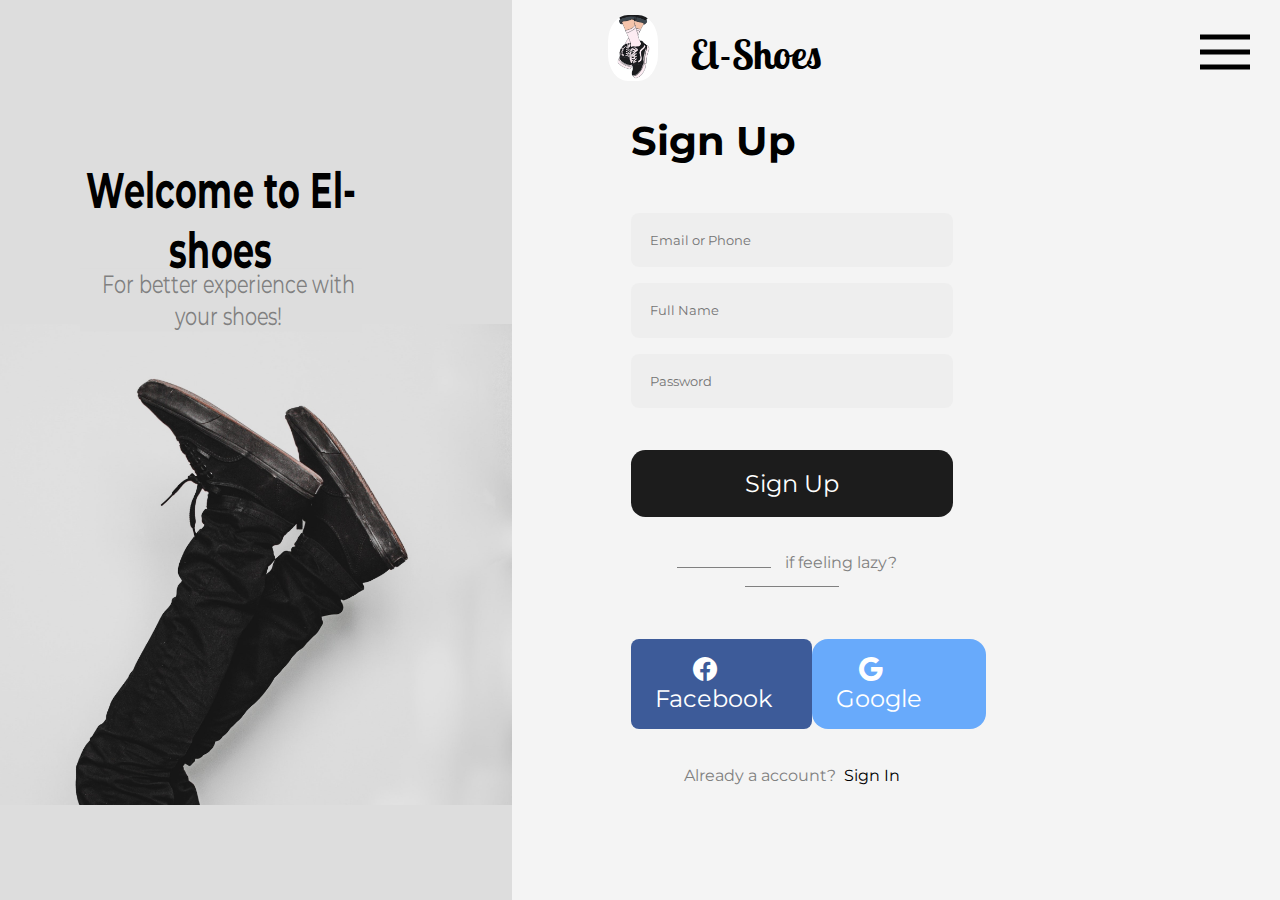
<file: index.html>
<!DOCTYPE html>
<html lang="en">
<head>
    <meta charset="UTF-8">
    <meta name="viewport" content="width=device-width, initial-scale=1.0">
    <title>Sign-UpLogin-Web-Design?tracking_source=search_projects|login+signup</title>
    <link rel="stylesheet" href="style/style.css">
    <link rel="stylesheet" href="https://cdn.jsdelivr.net/npm/bootstrap-icons@1.10.5/font/bootstrap-icons.css">


</head>
<body>

    <!-- HEADER -->
    <header>
        <div class="parte-izquierda">

        </div>
        <div class="parte-derecha">

            <nav class="menu">
            
                <div class="elemento-izquierda">
            
                    <img src="img/logo-vans21-removebg-preview editado.png" alt="logo">              
                    
                    <h1>El-Shoes</h1>
                    
                </div>
                 
            </nav>

        </div>

        <div class="parte-derecha-extrema">
            <img src="img/icons8-menú.svg" alt="">
        </div>

    </header>

    <!--  -->

    <main>

        <!-- Parte-derecha-main -->
        <div class="main-izquierda">
            <div class="texto-izquierda-main">
                <div class="texto-titulo">
                    <h2>Welcome to El-shoes</h2>
                </div>
                <div class="texto-p">
                    <p>For better experience with your shoes!</p>
                </div>
                
                
            </div>

            <div class="imagen">
                <img src="img/klim-musalimov-sKlMXRWQWHk-unsplash edited.jpg" alt="">

            </div>
           
        </div>

        <!-- Parte-derecha-main -->
        <div class="main-derecha">
            
            <div class="contenedor-derecha">
        
                    <h1>Sign Up</h1>
                <div class="formulario">
                    <form action="">
                        <input type="text" placeholder="Email or Phone">
                        <input type="text" placeholder="Full Name">
                        <input type="password" placeholder="Password">
                        <input class="boton" type="submit" value="Sign Up">
                    </form>
                </div>
                
                    <div class="line-container">
                        <div class="line"></div>
                        <div class="line-text">if feeling lazy?</div>
                        <div class="line"></div>
                    </div>

                    <div class="botones">
                        <button class="boton1"> <i class="bi bi-facebook boto1"></i>Facebook</button>
                        <button class="boton2"> <i class="bi bi-google boto2"></i> Google</button>
                    </div>

                    <div class="formulario-footer">
                        <p class="gris">Already a account?</p> 
                        <a href="sing in.html"><p class="negro">Sign In</p></a>  
                    </div>

 
            </div>
        </div>


    </main>









</body>
</html>
</file>
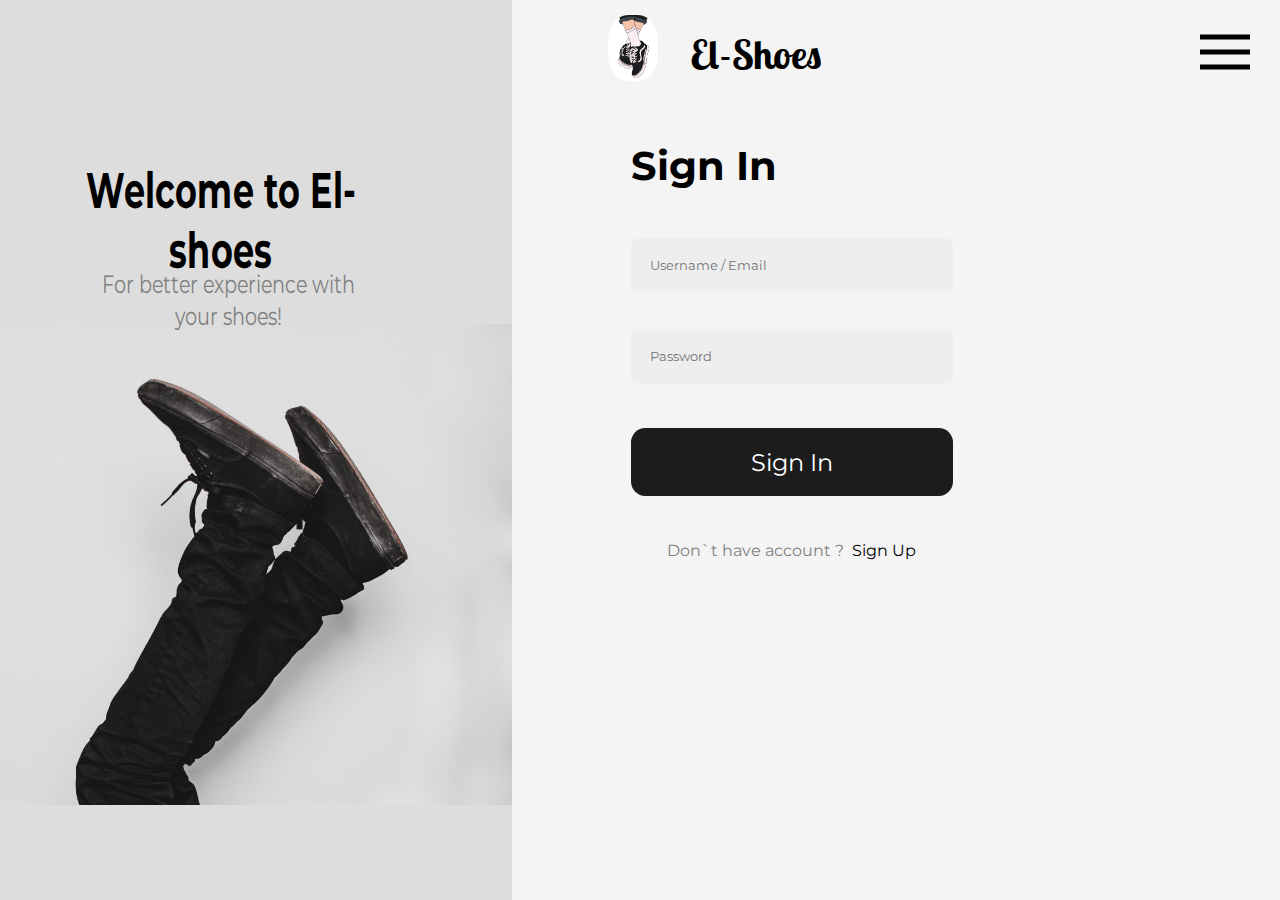
<file: sing in.html>
<!DOCTYPE html>
<html lang="en">
<head>
    <meta charset="UTF-8">
    <meta name="viewport" content="width=device-width, initial-scale=1.0">
    <title>Document</title>
    
    <link rel="stylesheet" href="style/sign in.css">
    <link rel="stylesheet" href="https://cdn.jsdelivr.net/npm/bootstrap-icons@1.10.5/font/bootstrap-icons.css">
</head>
<body>

    <!-- HEADER -->
    <header>
        <div class="parte-izquierda">

        </div>
        <div class="parte-derecha">

            <nav class="menu">
            
                <div class="elemento-izquierda">
            
                    <img src="img/logo-vans21-removebg-preview editado.png" alt="logo">              
                    
                    <h1>El-Shoes</h1>
                    
                </div>
                 
            </nav>

        </div>

        <div class="parte-derecha-extrema">
            <img src="img/icons8-menú.svg" alt="">
        </div>

    </header>

    <!--  -->

    <main>

        <!-- Parte-derecha-main -->
        <div class="main-izquierda">
            <div class="texto-izquierda-main">
                <div class="texto-titulo">
                    <h2>Welcome to El-shoes</h2>
                </div>
                <div class="texto-p">
                    <p>For better experience with your shoes!</p>
                </div>
                
                
            </div>

            <div class="imagen">
                <img src="img/klim-musalimov-sKlMXRWQWHk-unsplash edited.jpg" alt="">

            </div>
           
        </div>

        <!-- Parte-derecha-main -->
        <div class="main-derecha">
            
            <div class="contenedor-derecha">
        
                    <h1>Sign In</h1>
                <div class="formulario">
                    
                    <form action="">
                        
                        <input type="text" placeholder="Username / Email">
                        <input type="password" placeholder="Password">
                        <input class="boton" type="submit" value="Sign In">
                    </form>
                </div>

                
                <div class="formulario-footer">
                    <p class="gris">Don`t have account ? </p> 
                 <a href="index.html"><p class="negro">Sign Up</p></a>
                </div>
                
     

            </div>
        </div>


    </main>









</body>
</html>
</file>
<file: style/style.css>
@import url('https://fonts.googleapis.com/css2?family=Montserrat:wght@500&display=swap');
@import url('https://fonts.googleapis.com/css2?family=Lobster+Two&display=swap');

*{
    margin: 0;
    padding: 0;
    font-family: 'Montserrat', sans-serif;
}

img{
    width: 300px;
    height: 400px;
}
body{
    background: linear-gradient(to right, rgb(221, 221, 221)  40%,rgb(244, 244, 244) 40%);
}

/*Header*/



header{
    background: linear-gradient(to right, rgb(221, 221, 221)  40%,rgb(244, 244, 244) 40%);
    display: flex;
    justify-content: space-between;
    align-items: center;

    

    height: 12vh;
}

.parte-izquierda{
    flex-basis: 40%;
    
}

.parte-derecha{
    flex-basis: 50%;
    
}

.parte-derecha-extrema{
    flex-basis: 10%;
    background-color: rgb(244, 244, 244);
}

.menu{
    background-color: rgb(244, 244, 244);
}

.menu .elemento-izquierda img{
    margin-left: 6rem;
    border-radius: 40%;
    background-color: rgb(255, 255, 255);
    margin-top: 20px;
    border: 0px solid white;
    line-height: 100px;
}

.menu .elemento-izquierda img{
    width: 50px;
    height: auto;
    margin-bottom: 2rem;
}

.menu .elemento-izquierda h1{
    margin-left: 2rem;
    font-size: 2.5em;
    
    font-family: 'Lobster Two', cursive;
    
}

.elemento-izquierda{
    display: flex;
    align-items: center;
}

.parte-derecha-extrema img{
    margin-left: 3rem;
    font-size: 75px;
    width: 50px;
    height: auto;
}

/*Header Finalizado*/


/*Main*/

main{
    display: flex;
    
}

.main-derecha{
    flex-basis: 60%;
    background-color: rgb(244, 244, 244);
    display: flex;
    justify-content: center;
    align-items: center;
}

/*Izquierda main*/
.main-izquierda{
    display: flex;
    flex-basis: 40%;
    max-width: 40%;
    
    overflow: hidden;
    flex-direction: column;
    background-color: rgb(221, 221, 221);

    
}


.main-izquierda .texto-izquierda-main{
    background-color:  rgb(221, 221, 221);
    max-width: 55%;
    margin: 0;
    text-align: center;
    margin-left: 5rem;
    margin-top: 4.5rem;
    
}
.main-izquierda .texto-izquierda-main .texto-titulo{
    background-color: rgb(221, 221, 221);
    font-size: 1.4em;
    line-height: 2.5rem;
    transform: scaleY(1.5);
    
}

.main-izquierda .texto-izquierda-main .texto-p{
    margin-top: 0.5rem;
    background-color: rgb(221, 221, 221);
    font-size: 1em;
    color: gray;
    font-size: 1.2rem;
    padding-left: 1rem;
    transform: scaleY(1.3);
    margin-top: 1rem;
}

.main-izquierda img{
    width: 100%;
    height: auto;
}

/*Derecha main*/

.contenedor-derecha{
    background-color: rgb(244, 244, 244);
    
    margin-right: 13rem;
    width: 42%;
    margin-bottom: 1rem;
}

.contenedor-derecha h1{
    font-size: 2.5rem;
    margin-bottom: 3rem;
}

/*Estilso de mi formulario*/
.contenedor-derecha .formulario{
    background-color: rgb(244, 244, 244);

}
.contenedor-derecha .formulario form{
    display: flex;
    flex-direction: column;
}

.contenedor-derecha .formulario form .boton{
    background-color: rgb(28, 28, 28);
    color: white;
    font-size: 1.5em;
    transform: scaleY(1);
    margin-top: 1.6rem;
    border-radius: 0.9rem;
}

/*Linea horizontal*/

.formulario input{
    padding: 1.2rem;
    border-radius: 0.5rem;
    margin-bottom: 1rem;
    background-color: rgb(238, 238, 238);
    color: gray;
    border: 0px solid gray;
    transform: translateY(1);
}



.line-container {
    text-align: center;
    position: relative;
    margin: 20px 0;
  }

  .line {
    background-color: gray;
    width: 29%;
    height: 1px;
    display: inline-block;
  }

  .line-text {
    display: inline-block;
    padding: 0 10px;
    position: relative;
    z-index: 1;
    color: gray;
  }

.botones{
    background-color: rgb(244, 244, 244);
    margin-top: 3rem;
    
    display: flex;
    justify-content: space-between;
}

/*Botones facebook y google*/
.botones .boton1{
    background-color: rgb(61, 91, 153);
    font-size: 1.5em;
    padding: 1rem 2.5rem 1rem 1.5rem;
    color: white;
    border-radius: 0.5rem;
    border: 0px solid gray;
    
}

.botones .boton2{
    background-color: rgb(104, 170, 251);
    color: white;
    font-size: 1.5em;
    padding: 1rem 4rem 1rem 1.5rem;
    border-radius: 1rem;
    border: 0px solid gray;
    
}
.boto1{
    margin-right: 1rem;
}
.boto2{
    margin-right: 1rem;
}

/**/


/*footer formulario*/
.formulario-footer p{
    display: inline-block;
    
}

.formulario-footer{
    display: flex; 
    justify-content: center;
    margin-top: 2.3rem;
}

.formulario-footer .gris{
    color: grey;
}

.formulario-footer .negro{
    color: black;
    margin-left: 0.5rem;
}
</file>
<file: style/sign in.css>
@import url('https://fonts.googleapis.com/css2?family=Montserrat:wght@500&display=swap');
@import url('https://fonts.googleapis.com/css2?family=Lobster+Two&display=swap');

*{
    margin: 0;
    padding: 0;
    font-family: 'Montserrat', sans-serif;
}

img{
    width: 300px;
    height: 400px;
}
body{
    background: linear-gradient(to right, rgb(221, 221, 221)  40%,rgb(244, 244, 244) 40%);
}

/*Header*/



header{
    background: linear-gradient(to right, rgb(221, 221, 221)  40%,rgb(244, 244, 244) 40%);
    display: flex;
    justify-content: space-between;
    align-items: center;

    

    height: 12vh;
}

.parte-izquierda{
    flex-basis: 40%;
    
}

.parte-derecha{
    flex-basis: 50%;
    
}

.parte-derecha-extrema{
    flex-basis: 10%;
    background-color: rgb(244, 244, 244);
}

.menu{
    background-color: rgb(244, 244, 244);
}

.menu .elemento-izquierda img{
    margin-left: 6rem;
    border-radius: 40%;
    background-color: rgb(255, 255, 255);
    margin-top: 20px;
    border: 0px solid white;
    line-height: 100px;
}

.menu .elemento-izquierda img{
    width: 50px;
    height: auto;
    margin-bottom: 2rem;
}

.menu .elemento-izquierda h1{
    margin-left: 2rem;
    font-size: 2.5em;
    
    font-family: 'Lobster Two', cursive;
    
}

.elemento-izquierda{
    display: flex;
    align-items: center;
}

.parte-derecha-extrema img{
    margin-left: 3rem;
    font-size: 75px;
    width: 50px;
    height: auto;
}

/*Header Finalizado*/


/*Main*/

main{
    display: flex;
    
}

.main-derecha{
    flex-basis: 60%;
    background-color: rgb(244, 244, 244);
    display: flex;
    justify-content: center;
    align-items: center;
}

/*Izquierda main*/
.main-izquierda{
    display: flex;
    flex-basis: 40%;
    max-width: 40%;
    
    overflow: hidden;
    flex-direction: column;
    background-color: rgb(221, 221, 221);

    
}


.main-izquierda .texto-izquierda-main{
    background-color:  rgb(221, 221, 221);
    max-width: 55%;
    margin: 0;
    text-align: center;
    margin-left: 5rem;
    margin-top: 4.5rem;
    
}
.main-izquierda .texto-izquierda-main .texto-titulo{
    background-color: rgb(221, 221, 221);
    font-size: 1.4em;
    line-height: 2.5rem;
    transform: scaleY(1.5);
    
}

.main-izquierda .texto-izquierda-main .texto-p{
    margin-top: 0.5rem;
    background-color: rgb(221, 221, 221);
    font-size: 1em;
    color: gray;
    font-size: 1.2rem;
    padding-left: 1rem;
    transform: scaleY(1.3);
    margin-top: 1rem;
}

.main-izquierda img{
    width: 100%;
    height: auto;
}

/*Derecha main*/




.contenedor-derecha{
    background-color: rgb(244, 244, 244);
    
    margin-right: 13rem;
    width: 42%;
    margin-bottom: 13.5rem;
}

.contenedor-derecha h1{
    font-size: 2.5rem;
    margin-bottom: 3rem;
}

/*Estilso de mi formulario*/
.contenedor-derecha .formulario{
    background-color: rgb(244, 244, 244);

}
.contenedor-derecha .formulario form{
    display: flex;
    flex-direction: column;
}

.contenedor-derecha .formulario form .boton{
    background-color: rgb(28, 28, 28);
    color: white;
    font-size: 1.5em;
    transform: scaleY(1);
    margin-top: 0.5rem;
    border-radius: 0.9rem;
}

/*Linea horizontal*/

.formulario input{
    padding: 1.2rem;
    border-radius: 0.5rem;
    margin-bottom: 2.3rem;
    background-color: rgb(238, 238, 238);
    color: gray;
    border: 0px solid gray;
    transform: translateY(1);
}



/**/


/*footer formulario*/
.formulario-footer p{
    display: inline-block;
    
}

.formulario-footer{
    display: flex; 
    justify-content: center;
    margin-top: 0.5rem;
}

.formulario-footer .gris{
    color: grey;
}

.formulario-footer .negro{
    color: black;
    margin-left: 0.5rem;
}
</file>
